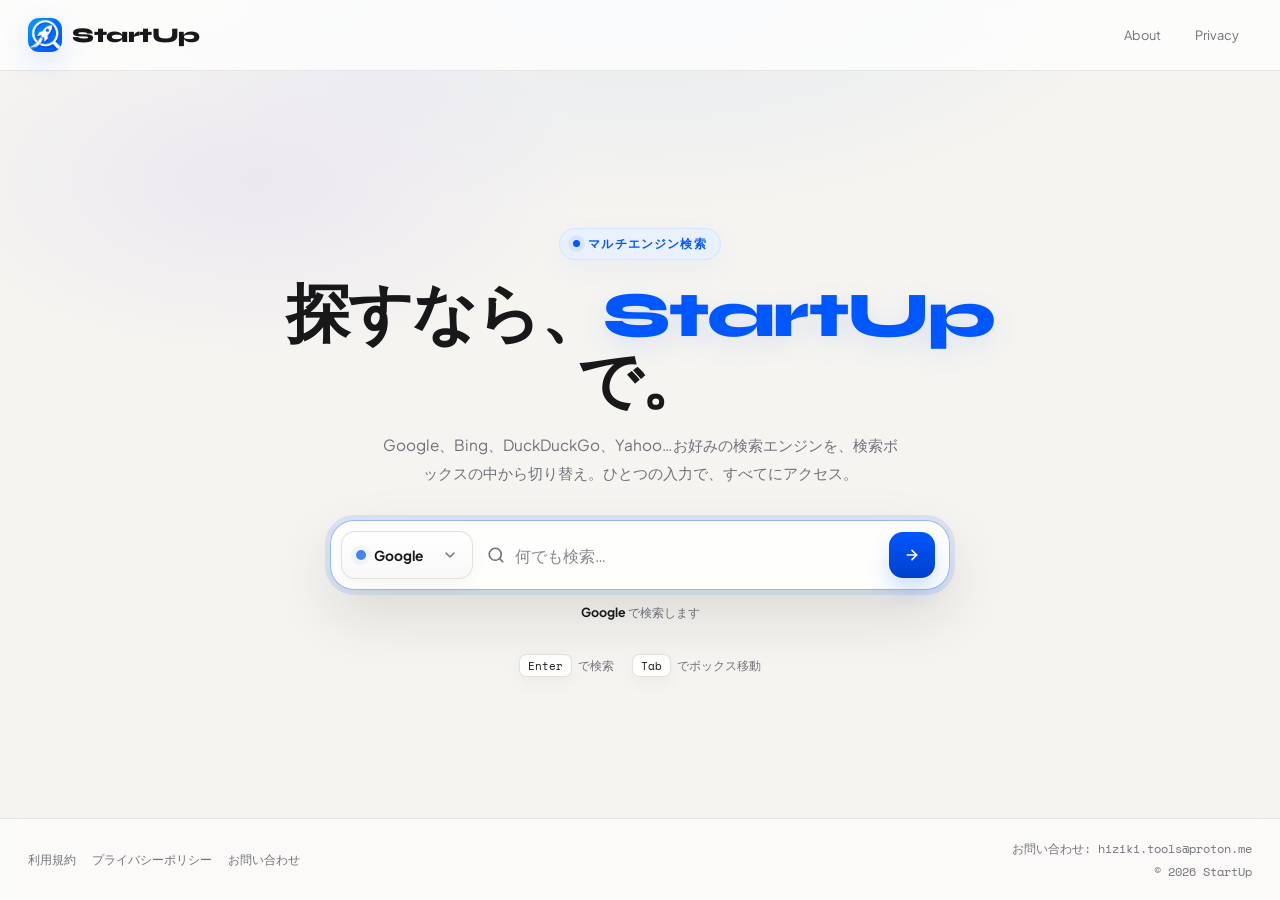
<file: index.html>
<!doctypehtml><html lang=ja><meta charset=UTF-8><meta content="width=device-width,initial-scale=1,maximum-scale=1"name=viewport><title>StartUp</title><link href=/static/logo.png rel=icon type=image/png><link href=/static/logo.png rel=apple-touch-icon><meta content=#f5f4f0 name=theme-color><link href=https://fonts.gstatic.com rel=preconnect crossorigin><link href="https://fonts.googleapis.com/css2?family=Space+Mono:wght@400;700&family=Syne:wght@400;700;800&family=Plus+Jakarta+Sans:wght@400;500;600;700&display=swap"rel=stylesheet><link href=/static/index.css rel=stylesheet><div id=loading-overlay aria-hidden=true><div class=lo-brand><img alt=""src=/static/logo.png><div class=lo-spinner></div></div><div class=lo-text>読み込み中…</div></div><div id=startup-overlay><nav class=su-nav><div class=su-logo><img alt=StartUp src=/static/logo.png> <span>StartUp</span></div><div class=su-nav-links><a href=# class=su-nav-link>About</a> <a href=# class=su-nav-link>Privacy</a></div></nav><div class=su-hero><div class=su-hero-inner><div class=su-hero-badge><span></span>マルチエンジン検索</div><h1>探すなら、<em>StartUp</em> で。</h1><p>Google、Bing、DuckDuckGo、Yahoo…お好みの検索エンジンを、検索ボックスの中から切り替え。ひとつの入力で、すべてにアクセス。<div class=su-search-wrap><div class=su-search-box id=su-search-box><div class=su-engine-picker id=engine-picker><button class=su-engine-toggle type=button aria-expanded=false aria-haspopup=true id=engine-toggle><span class=su-engine-pill><span class=su-engine-dot style=background:#4285f4 id=current-dot></span> <span class=su-engine-name id=current-engine-name>Google</span> </span><svg fill=none stroke=currentColor stroke-linecap=round stroke-linejoin=round stroke-width=2.2 viewBox="0 0 24 24"aria-hidden=true class=su-chevron><path d="M6 9l6 6 6-6"></path></svg></button><div class=su-engine-menu id=engine-menu aria-label=検索エンジン role=menu><button class="su-engine-option active"type=button data-engine=google><span class=su-engine-dot style=background:#4285f4></span> <span><span class=opt-name>Google</span> <span class=opt-sub>google.com</span></span></button> <button class=su-engine-option type=button data-engine=bing><span class=su-engine-dot style=background:#00809d></span> <span><span class=opt-name>Bing</span> <span class=opt-sub>bing.com</span></span></button> <button class=su-engine-option type=button data-engine=duckduckgo><span class=su-engine-dot style=background:#de5833></span> <span><span class=opt-name>DuckDuckGo</span> <span class=opt-sub>duckduckgo.com</span></span></button> <button class=su-engine-option type=button data-engine=yahoo><span class=su-engine-dot style=background:#6001d2></span> <span><span class=opt-name>Yahoo! Japan</span> <span class=opt-sub>search.yahoo.co.jp</span></span></button></div></div><div class=su-input-wrap><span class=su-search-icon><svg fill=none stroke=currentColor stroke-linecap=round stroke-linejoin=round stroke-width=2.2 viewBox="0 0 24 24"height=18 width=18><circle cx=11 cy=11 r=8 /><line x1=21 x2=16.65 y1=21 y2=16.65 /></svg> </span><input autocapitalize=off autocomplete=off autocorrect=off id=su-input placeholder=何でも検索… spellcheck=false></div><button class=su-search-go aria-label=検索 onclick=handleSuSearch()><svg fill=none stroke=currentColor stroke-linecap=round stroke-linejoin=round stroke-width=2.5 viewBox="0 0 24 24"height=16 width=16><line x1=5 x2=19 y1=12 y2=12 /><polyline points="12 5 19 12 12 19"/></svg></button></div></div><div class=su-active-label id=su-active-label><strong>Google</strong> で検索します</div><div class=su-hint><div class=su-hint-item><span class=su-hint-key>Enter</span> で検索</div><div class=su-hint-item><span class=su-hint-key>Tab</span> でボックス移動</div></div></div></div><footer class=su-footer><div class=su-footer-links><a href=#>利用規約</a> <a href=#>プライバシーポリシー</a> <a href=mailto:hiziki.tools@proton.me>お問い合わせ</a></div><div class=su-footer-copy><div>お問い合わせ: hiziki.tools@proton.me</div><div>© 2026 StartUp</div></div></footer></div><script src=/static/index.js></script>
</file>
<file: static/index.css>
@keyframes spin{to{transform:rotate(360deg)}}@keyframes fade-up{0%{opacity:0;transform:translateY(8px)}to{opacity:1;transform:translateY(0)}}@keyframes pop-in{0%{opacity:0;transform:scale(.92) translateY(8px)}to{opacity:1;transform:scale(1) translateY(0)}}@keyframes hero-enter{0%{opacity:0;transform:translateY(18px) scale(.985)}to{opacity:1;transform:translateY(0) scale(1)}}@keyframes shake{0%,to{transform:translateX(0)}18%{transform:translateX(-6px)}36%{transform:translateX(6px)}54%{transform:translateX(-4px)}72%{transform:translateX(4px)}}*,::after,::before{box-sizing:border-box;margin:0;padding:0}:root{--bg:#f5f4f0;--surface:rgba(255,255,255,.86);--surface-solid:#ffffff;--border:rgba(226,224,218,.95);--text:#18181b;--sub:#71717a;--accent:#0057ff;--accent-h:#0040cc;--accent-soft:rgba(0,87,255,.10);--danger:#ff3355;--shadow:0 16px 40px rgba(24,24,27,.08);--shadow-strong:0 24px 60px rgba(24,24,27,.12);--radius:18px;--radius-lg:24px}html{scroll-behavior:smooth}body{background:radial-gradient(900px 500px at 50% -80px,rgba(0,87,255,.08),transparent 60%),radial-gradient(600px 320px at 20% 20%,rgba(123,92,240,.08),transparent 55%),var(--bg);color:var(--text);font-family:"Plus Jakarta Sans",sans-serif;min-height:100vh;overflow-x:hidden}#loading-overlay,#startup-overlay{position:fixed;inset:0;flex-direction:column}#loading-overlay{background:radial-gradient(600px 300px at 50% 35%,rgba(255,255,255,.55),transparent 70%),rgba(245,244,240,.92);backdrop-filter:blur(18px);z-index:9999;display:none;align-items:center;justify-content:center;gap:16px}#loading-overlay.visible,.lo-brand{display:flex}.lo-brand{align-items:center;gap:12px;transform:translateY(-10px);animation:pop-in .55s cubic-bezier(.2,.9,.2,1) both}.lo-brand img,.lo-spinner{width:44px;height:44px;border-radius:14px;box-shadow:0 10px 30px rgba(0,87,255,.18)}.lo-spinner{border:3px solid rgba(226,224,218,.9);border-top-color:var(--accent);border-right-color:rgba(123,92,240,.7);border-radius:50%;animation:spin .8s linear infinite;box-shadow:0 0 0 6px rgba(0,87,255,.04)}.lo-text{font-size:.88rem;color:var(--sub);letter-spacing:.02em;animation:fade-up .55s .05s both}#startup-overlay{background:0 0;z-index:9998;display:flex;overflow-y:auto;overflow-x:hidden}#startup-overlay.hidden{display:none}.su-nav{display:flex;align-items:center;justify-content:space-between;padding:18px 28px;border-bottom:1px solid rgba(226,224,218,.8);background:rgba(255,255,255,.72);backdrop-filter:blur(16px);flex-shrink:0}.su-hero h1,.su-logo{font-family:"Syne",sans-serif;font-weight:800;color:var(--text)}.su-logo,.su-nav-links{display:flex;align-items:center}.su-logo{font-size:1.3rem;letter-spacing:-.5px;gap:10px}.su-logo img{width:34px;height:34px;border-radius:11px;object-fit:cover;box-shadow:0 10px 30px rgba(0,87,255,.14)}.su-nav-links{gap:8px}.su-nav-link{font-size:.8rem;color:var(--sub);text-decoration:none;padding:7px 12px;border-radius:999px;border:1px solid transparent;transition:transform .18s ease,background .18s ease,color .18s ease,border-color .18s ease;cursor:pointer;background:0 0;font-family:inherit}.su-nav-link:hover{background:rgba(255,255,255,.85);color:var(--text);border-color:var(--border);transform:translateY(-1px)}.su-hero{flex:1;display:flex;flex-direction:column;align-items:center;justify-content:center;padding:56px 24px 40px;text-align:center}.su-hero-inner{width:100%;max-width:720px;animation:hero-enter .7s cubic-bezier(.2,.9,.2,1) both}.su-hero-badge{display:inline-flex;align-items:center;gap:8px;background:rgba(232,240,255,.92);color:var(--accent);font-size:.72rem;font-weight:800;letter-spacing:.1em;text-transform:uppercase;padding:7px 13px;border-radius:999px;margin-bottom:22px;border:1px solid rgba(0,87,255,.08);box-shadow:0 8px 28px rgba(0,87,255,.05)}.su-hero-badge span{width:7px;height:7px;background:var(--accent);border-radius:50%;display:inline-block;box-shadow:0 0 0 5px rgba(0,87,255,.08)}.su-hero h1{font-size:clamp(2.1rem,6vw,4rem);line-height:1.06;letter-spacing:-1.8px;margin-bottom:14px}.su-hero h1 em{font-style:normal;color:var(--accent);text-shadow:0 8px 28px rgba(0,87,255,.12)}.su-hero p{font-size:.96rem;color:var(--sub);line-height:1.8;max-width:520px;margin:0 auto 34px}.su-search-wrap{width:100%;max-width:620px;position:relative;margin:0 auto 14px}.su-search-box{position:relative;display:flex;align-items:center;gap:10px;background:var(--surface);border:1.5px solid var(--border);border-radius:var(--radius-lg);padding:10px 12px 10px 10px;min-height:70px;box-shadow:var(--shadow);backdrop-filter:blur(12px);transition:border-color .18s ease,box-shadow .18s ease,transform .18s ease}.su-search-box:hover{transform:translateY(-1px);box-shadow:var(--shadow-strong)}.su-search-box:focus-within{border-color:rgba(0,87,255,.42);box-shadow:0 0 0 5px rgba(0,87,255,.1),var(--shadow-strong)}.su-search-box.error{border-color:var(--danger);box-shadow:0 0 0 5px rgba(255,51,85,.12),var(--shadow-strong);animation:shake .34s ease both}.su-engine-picker{position:relative;flex-shrink:0;align-self:stretch;display:flex;align-items:center}.su-engine-toggle{height:48px;min-width:132px;padding:0 14px;border:1px solid var(--border);border-radius:14px;background:linear-gradient(180deg,rgba(255,255,255,.92),rgba(247,247,248,.86));display:flex;align-items:center;justify-content:space-between;gap:10px;cursor:pointer;font:inherit;color:var(--text);transition:transform .18s ease,border-color .18s ease,box-shadow .18s ease,background .18s ease;box-shadow:0 6px 18px rgba(24,24,27,.04)}.su-engine-toggle:hover{transform:translateY(-1px);border-color:rgba(0,87,255,.25);box-shadow:0 10px 24px rgba(0,87,255,.06)}.su-engine-toggle:active{transform:translateY(0)}.su-engine-pill{display:flex;align-items:center;gap:8px;min-width:0}.su-engine-dot{width:10px;height:10px;border-radius:50%;flex-shrink:0;box-shadow:0 0 0 5px rgba(0,0,0,.03)}.su-engine-name{font-size:.86rem;font-weight:700;white-space:nowrap}.su-chevron{width:16px;height:16px;color:var(--sub);transition:transform .22s cubic-bezier(.2,.8,.2,1)}.su-engine-picker.open .su-chevron{transform:rotate(180deg)}.su-engine-menu{position:absolute;left:0;top:calc(100% + 10px);width:240px;padding:8px;border:1px solid rgba(226,224,218,.92);border-radius:18px;background:rgba(255,255,255,.92);backdrop-filter:blur(16px);box-shadow:0 22px 60px rgba(24,24,27,.12);opacity:0;transform:translateY(-8px) scale(.98);pointer-events:none;transform-origin:top left;transition:opacity .18s ease,transform .22s cubic-bezier(.2,.9,.2,1);z-index:30}.su-engine-picker.open .su-engine-menu{opacity:1;transform:translateY(0) scale(1);pointer-events:auto}.su-engine-menu::before{content:"";position:absolute;top:-7px;left:22px;width:12px;height:12px;background:rgba(255,255,255,.96);border-left:1px solid rgba(226,224,218,.92);border-top:1px solid rgba(226,224,218,.92);transform:rotate(45deg)}.su-engine-option,.su-search-box input{border:0;color:var(--text);background:0 0}.su-engine-option,.su-input-wrap{display:flex;align-items:center;gap:10px}.su-engine-option{width:100%;padding:11px 12px;border-radius:13px;cursor:pointer;text-align:left;font:inherit;transition:background .16s ease,transform .16s ease,box-shadow .16s ease}.su-engine-option:hover{background:rgba(0,87,255,.06);transform:translateX(2px)}.su-engine-option.active{background:rgba(0,87,255,.1);box-shadow:inset 0 0 0 1px rgba(0,87,255,.1)}.su-engine-option .opt-name{font-size:.9rem;font-weight:700}.su-engine-option .opt-sub{display:block;font-size:.7rem;color:var(--sub);margin-top:1px;font-family:"Space Mono",monospace}.su-input-wrap{flex:1;min-width:0}.su-search-icon{color:var(--sub);flex-shrink:0;margin-left:4px;display:flex;align-items:center}.su-search-box input{flex:1;min-width:0;outline:0;font-size:1rem;font-family:inherit}.su-search-box input::placeholder{color:rgba(113,113,122,.85)}.su-search-go{background:linear-gradient(180deg,#0057ff,#0040cc);border:0;border-radius:14px;width:46px;height:46px;display:flex;align-items:center;justify-content:center;cursor:pointer;color:#fff;flex-shrink:0;margin-right:2px;transition:transform .16s ease,filter .16s ease,box-shadow .16s ease;box-shadow:0 12px 22px rgba(0,87,255,.18)}.su-search-go:hover{transform:translateY(-1px);filter:brightness(1.03);box-shadow:0 16px 30px rgba(0,87,255,.22)}.su-search-go:active{transform:translateY(0) scale(.96)}.su-active-label,.su-footer a{font-size:.78rem;color:var(--sub)}.su-active-label{margin-top:10px}.su-active-label strong,.su-footer a:hover{color:var(--text)}.su-hint{margin-top:32px;display:flex;gap:18px;flex-wrap:wrap;justify-content:center}.su-hint-item{display:flex;align-items:center;gap:6px;font-size:.76rem;color:var(--sub)}.su-hint-key{background:rgba(255,255,255,.85);border:1px solid var(--border);border-radius:7px;padding:2px 8px;font-family:"Space Mono",monospace;font-size:.7rem;color:var(--text);box-shadow:0 6px 18px rgba(24,24,27,.04)}.su-footer{padding:20px 28px;border-top:1px solid rgba(226,224,218,.8);display:flex;justify-content:space-between;align-items:center;flex-wrap:wrap;gap:12px;flex-shrink:0;background:rgba(255,255,255,.58);backdrop-filter:blur(10px)}.su-footer-links{display:flex;gap:16px;flex-wrap:wrap}.su-footer a{text-decoration:none;transition:color .16s ease}.su-footer-copy{font-size:.76rem;color:var(--sub);font-family:"Space Mono",monospace;display:flex;flex-direction:column;gap:4px;align-items:flex-end}@media (max-width:720px){.su-nav{padding:14px 16px}.su-hero{padding:42px 16px 28px}.su-search-box{flex-wrap:wrap;padding:10px;gap:10px}.su-engine-picker{width:100%}.su-engine-toggle{width:100%;min-width:0;justify-content:space-between}.su-engine-menu,.su-input-wrap{width:100%}.su-search-go{width:44px;height:44px}.su-footer{padding:18px 16px}.su-footer-copy{align-items:flex-start}}
</file>
